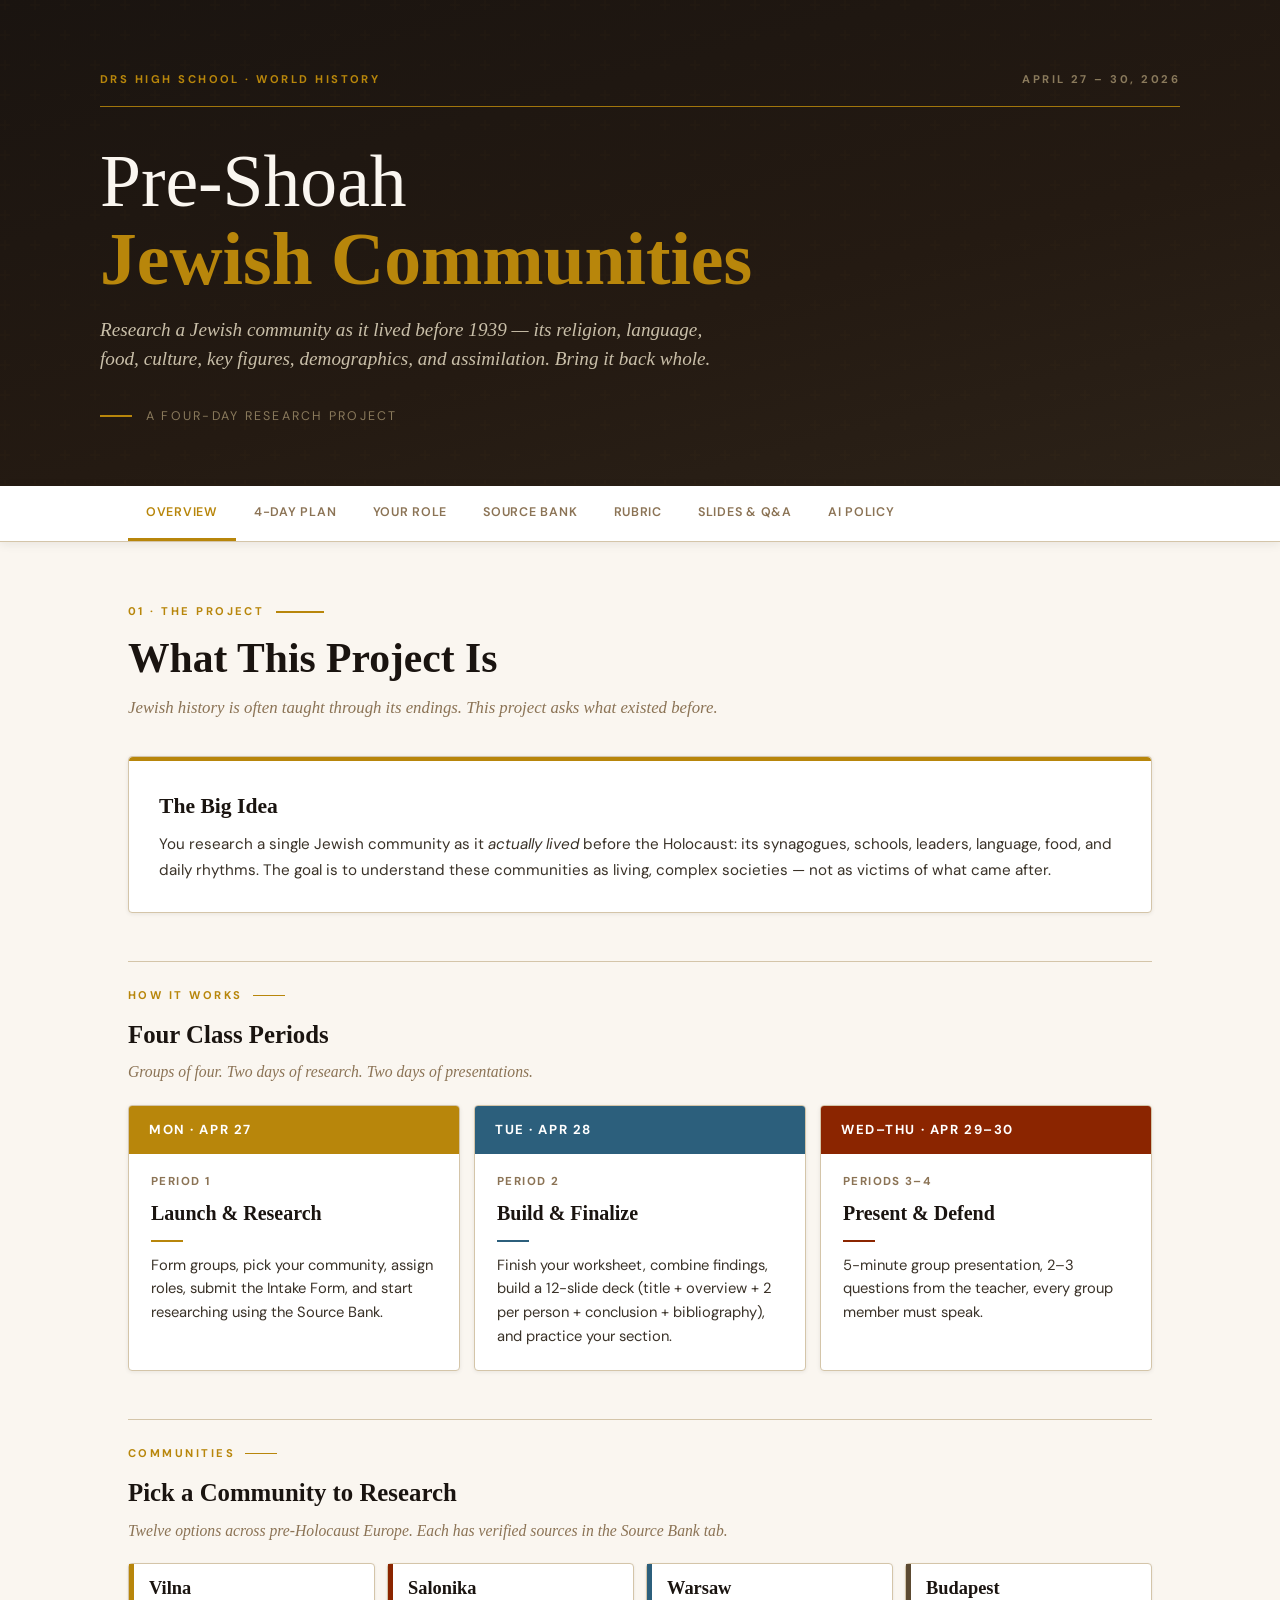
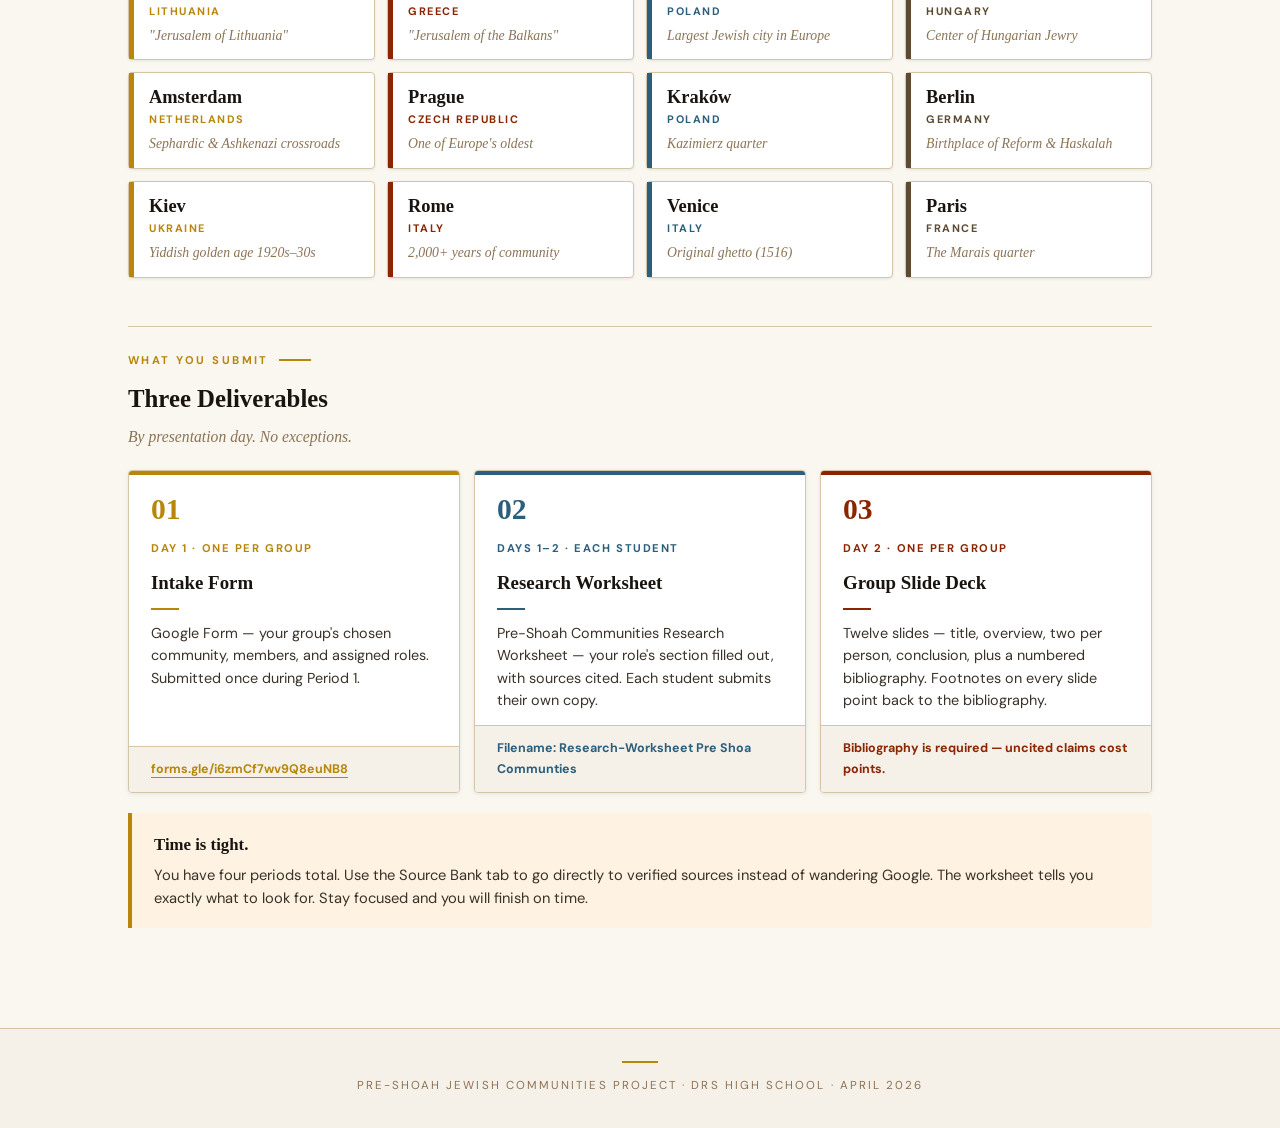
<file: preshoah.html>
<!DOCTYPE html>
<html lang="en">
<head>
<meta charset="UTF-8">
<meta name="viewport" content="width=device-width, initial-scale=1.0">
<title>Pre-Shoah Jewish Communities Research Project</title>
<link href="https://fonts.googleapis.com/css2?family=DM+Sans:wght@400;500;600;700&display=swap" rel="stylesheet">
<style>
:root{
  --ink:#1a1410;--cream:#faf6f0;--warm:#f5f0e8;--white:#ffffff;
  --gold:#b8860b;--brown:#5c4a32;--brown-lt:#8b7355;
  --accent:#8b2500;--blue:#2c5f7c;--green:#2d5a27;
  --border:#d4c5a9;--shadow:rgba(26,20,16,0.08);
  --serif:Georgia,'Times New Roman',serif;
  --sans:'DM Sans',-apple-system,system-ui,sans-serif;
}
*{margin:0;padding:0;box-sizing:border-box}
body{font-family:var(--sans);background:var(--cream);color:#2D2218;line-height:1.65;font-size:16px}
a{color:var(--blue);text-decoration:none}
a:hover{color:var(--gold)}

/* ── HERO ── */
.hero{background:linear-gradient(165deg,#1a1410 0%,#241a12 60%,#2c2218 100%);color:var(--cream);padding:70px 40px 60px;position:relative;overflow:hidden}
.hero::before{content:'';position:absolute;inset:0;background:url("data:image/svg+xml,%3Csvg width='60' height='60' viewBox='0 0 60 60' xmlns='http://www.w3.org/2000/svg'%3E%3Cg fill='%23b8860b' fill-opacity='0.04'%3E%3Cpath d='M36 34v-4h-2v4h-4v2h4v4h2v-4h4v-2h-4zm0-30V0h-2v4h-4v2h4v4h2V6h4V4h-4zM6 34v-4H4v4H0v2h4v4h2v-4h4v-2H6zM6 4V0H4v4H0v2h4v4h2V6h4V4H6z'/%3E%3C/g%3E%3C/svg%3E");opacity:.5}
.hero-inner{position:relative;max-width:1080px;margin:0 auto}
.hero-top{display:flex;justify-content:space-between;align-items:center;margin-bottom:18px}
.eyebrow{font-family:var(--sans);font-size:.7rem;font-weight:700;text-transform:uppercase;letter-spacing:.22em;color:var(--gold)}
.eyebrow.muted{color:#8a7a5c}
.hero-rule{height:1px;background:var(--gold);width:100%;margin:0 0 36px;opacity:.85}
.hero h1{font-family:var(--serif);font-size:clamp(2.4rem,7vw,4.6rem);font-weight:400;line-height:1.05;color:var(--cream);margin-bottom:6px}
.hero h1 strong{font-weight:700;color:var(--gold);display:block}
.hero .sub{font-family:var(--serif);font-style:italic;font-size:clamp(1rem,1.5vw,1.25rem);color:#c9bfa9;max-width:640px;margin:18px 0 32px;line-height:1.5}
.hero-foot{display:flex;align-items:center;gap:14px;margin-top:18px}
.hero-foot .bar{width:32px;height:2px;background:var(--gold)}
.hero-foot .label{font-family:var(--sans);font-size:.78rem;color:#8a7a5c;letter-spacing:.18em;text-transform:uppercase}

/* ── NAV ── */
.nav{background:var(--white);border-bottom:1px solid var(--border);position:sticky;top:0;z-index:100;box-shadow:0 2px 10px var(--shadow)}
.nav-inner{max-width:1080px;margin:0 auto;padding:0 28px;display:flex;overflow-x:auto;scrollbar-width:none}
.nav-inner::-webkit-scrollbar{display:none}
.nav-btn{background:none;border:none;padding:18px 18px;font-family:var(--sans);font-size:.78rem;font-weight:600;letter-spacing:.06em;text-transform:uppercase;color:var(--brown-lt);cursor:pointer;white-space:nowrap;border-bottom:3px solid transparent;transition:all .2s}
.nav-btn:hover{color:var(--ink)}
.nav-btn.active{color:var(--gold);border-bottom-color:var(--gold)}

/* ── MAIN / SECTIONS ── */
.main{max-width:1080px;margin:0 auto;padding:60px 28px 80px}
.sec{display:none;animation:fadeIn .3s ease}
.sec.active{display:block}
@keyframes fadeIn{from{opacity:0;transform:translateY(8px)}to{opacity:1;transform:none}}

/* Section header — eyebrow + gold rule + serif title + italic subtitle */
.sh{margin-bottom:36px}
.sh .eb{display:flex;align-items:center;gap:12px;margin-bottom:6px}
.sh .eb-rule{width:48px;height:2px;background:var(--gold);margin-top:1px}
.sh h2{font-family:var(--serif);font-size:clamp(1.8rem,3.5vw,2.6rem);font-weight:700;line-height:1.15;color:var(--ink);margin-bottom:12px;margin-top:14px}
.sh p{font-family:var(--serif);font-style:italic;font-size:1.05rem;color:var(--brown-lt);max-width:780px;line-height:1.5}

/* Subsection header (for stacked groups within a tab) */
.subh{margin:48px 0 20px;padding-top:24px;border-top:1px solid var(--border)}
.subh:first-child{border-top:none;padding-top:0;margin-top:0}
.subh .eb{display:flex;align-items:center;gap:10px;margin-bottom:6px}
.subh .eb-rule{width:32px;height:1.5px;background:var(--gold)}
.subh h3{font-family:var(--serif);font-size:1.55rem;font-weight:600;color:var(--ink);margin-top:10px}
.subh p{font-family:var(--serif);font-style:italic;font-size:.98rem;color:var(--brown-lt);margin-top:4px;max-width:720px}

/* ── CARDS ── */
.card{background:var(--white);border:1px solid var(--border);border-radius:4px;padding:28px 30px;margin-bottom:18px;box-shadow:0 1px 4px var(--shadow);position:relative}
.card.has-stripe{padding-top:32px}
.card.has-stripe::before{content:'';position:absolute;top:0;left:0;right:0;height:4px;background:var(--gold);border-radius:4px 4px 0 0}
.card.stripe-b::before{background:var(--blue)}.card.stripe-g::before{background:var(--green)}.card.stripe-a::before{background:var(--accent)}
.card h3{font-family:var(--serif);font-size:1.35rem;font-weight:600;color:var(--ink);margin-bottom:8px}
.card .lead{font-family:var(--serif);font-style:italic;color:var(--brown-lt);font-size:1.02rem;margin-bottom:14px}
.card p,.card li{font-size:.95rem;line-height:1.7;color:#3a3228}
.card ul,.card ol{padding-left:22px;margin-top:8px}
.card li{margin-bottom:6px}
.card a{border-bottom:1px solid currentColor}

/* Grid utilities */
.grid{display:grid;gap:14px;margin-top:14px}
.grid-3{grid-template-columns:repeat(3,1fr)}
.grid-4{grid-template-columns:repeat(4,1fr)}
.grid-2{grid-template-columns:repeat(2,1fr)}
.grid-12{grid-template-columns:repeat(4,1fr);gap:12px}

/* ── PHASE / DAY CARDS (4-day plan) ── */
.phase{background:var(--white);border:1px solid var(--border);border-radius:4px;overflow:hidden;box-shadow:0 1px 4px var(--shadow);display:flex;flex-direction:column}
.phase .top{padding:13px 20px;color:var(--white);font-family:var(--sans);font-size:.82rem;font-weight:700;letter-spacing:.12em;text-transform:uppercase;background:var(--gold)}
.phase.p2 .top{background:var(--blue)}.phase.p3 .top{background:var(--accent)}
.phase .body{padding:18px 22px 22px}
.phase .phase-lbl{font-family:var(--sans);font-size:.72rem;font-weight:700;letter-spacing:.12em;text-transform:uppercase;color:var(--brown-lt);margin-bottom:6px}
.phase h4{font-family:var(--serif);font-size:1.25rem;font-weight:600;color:var(--ink);margin-bottom:10px}
.phase .dvd{width:32px;height:2px;background:var(--gold);margin-bottom:12px}
.phase.p2 .dvd{background:var(--blue)}.phase.p3 .dvd{background:var(--accent)}
.phase ul{padding-left:20px;margin:0}
.phase li{font-size:.9rem;color:#3a3228;line-height:1.55;margin-bottom:4px}
.phase p{font-size:.92rem;color:#3a3228;line-height:1.6}

/* ── ROLE CARDS ── */
.role-card{background:var(--white);border:1px solid var(--border);border-radius:4px;padding:24px 18px 20px;text-align:center;position:relative;box-shadow:0 1px 4px var(--shadow)}
.role-card::before{content:'';position:absolute;top:0;left:0;right:0;height:4px;background:var(--gold);border-radius:4px 4px 0 0}
.role-card.rc-b::before{background:var(--blue)}.role-card.rc-g::before{background:var(--green)}.role-card.rc-a::before{background:var(--accent)}
.role-card .num{display:inline-flex;align-items:center;justify-content:center;width:36px;height:36px;border-radius:50%;background:var(--gold);color:var(--white);font-family:var(--serif);font-weight:700;font-size:1.05rem;margin:6px 0 12px}
.role-card.rc-b .num{background:var(--blue)}.role-card.rc-g .num{background:var(--green)}.role-card.rc-a .num{background:var(--accent)}
.role-card h4{font-family:var(--serif);font-size:1.1rem;font-weight:600;color:var(--ink);margin-bottom:10px;min-height:2.6em;display:flex;align-items:flex-start;justify-content:center}
.role-card .dvd{width:28px;height:2px;background:var(--gold);margin:0 auto 12px}
.role-card.rc-b .dvd{background:var(--blue)}.role-card.rc-g .dvd{background:var(--green)}.role-card.rc-a .dvd{background:var(--accent)}
.role-card ul{list-style:none;padding:0;margin:0;text-align:left}
.role-card li{font-size:.84rem;color:#3a3228;padding-left:16px;position:relative;margin-bottom:5px;line-height:1.45}
.role-card li::before{content:'';position:absolute;left:0;top:9px;width:7px;height:7px;background:var(--brown-lt);border-radius:1px}

/* ── COMMUNITY CARDS (compact, left stripe) ── */
.comm-card{background:var(--white);border:1px solid var(--border);border-radius:4px;padding:14px 16px 14px 20px;position:relative;box-shadow:0 1px 3px var(--shadow)}
.comm-card::before{content:'';position:absolute;top:0;left:0;bottom:0;width:5px;background:var(--gold)}
.comm-card.cc-a::before{background:var(--accent)}.comm-card.cc-b::before{background:var(--blue)}.comm-card.cc-r::before{background:var(--brown)}
.comm-card .city{font-family:var(--serif);font-size:1.15rem;font-weight:700;color:var(--ink);line-height:1.1;margin-bottom:4px}
.comm-card .country{font-family:var(--sans);font-size:.68rem;font-weight:700;letter-spacing:.14em;text-transform:uppercase;color:var(--gold);margin-bottom:6px}
.comm-card.cc-a .country{color:var(--accent)}.comm-card.cc-b .country{color:var(--blue)}.comm-card.cc-r .country{color:var(--brown)}
.comm-card .epithet{font-family:var(--serif);font-style:italic;font-size:.86rem;color:var(--brown-lt);line-height:1.35}

/* ── DELIVERABLE CARDS ── */
.deliv-card{background:var(--white);border:1px solid var(--border);border-radius:4px;display:flex;flex-direction:column;position:relative;box-shadow:0 1px 4px var(--shadow);overflow:hidden}
.deliv-card::before{content:'';position:absolute;top:0;left:0;right:0;height:4px;background:var(--gold)}
.deliv-card.dc-b::before{background:var(--blue)}.deliv-card.dc-a::before{background:var(--accent)}
.deliv-card .body{padding:24px 22px 14px;flex:1}
.deliv-card .num{font-family:var(--serif);font-size:1.85rem;font-weight:700;color:var(--gold);line-height:1;margin-bottom:14px}
.deliv-card.dc-b .num{color:var(--blue)}.deliv-card.dc-a .num{color:var(--accent)}
.deliv-card .kicker{font-family:var(--sans);font-size:.7rem;font-weight:700;letter-spacing:.14em;text-transform:uppercase;color:var(--gold);margin-bottom:10px}
.deliv-card.dc-b .kicker{color:var(--blue)}.deliv-card.dc-a .kicker{color:var(--accent)}
.deliv-card h4{font-family:var(--serif);font-size:1.18rem;font-weight:700;color:var(--ink);margin-bottom:10px}
.deliv-card .dvd{width:28px;height:2px;background:var(--gold);margin-bottom:12px}
.deliv-card.dc-b .dvd{background:var(--blue)}.deliv-card.dc-a .dvd{background:var(--accent)}
.deliv-card .desc{font-size:.9rem;color:#3a3228;line-height:1.55}
.deliv-card .foot{padding:12px 22px;background:var(--warm);font-family:var(--sans);font-size:.78rem;font-weight:700;color:var(--gold);border-top:1px solid var(--border)}
.deliv-card.dc-b .foot{color:var(--blue)}.deliv-card.dc-a .foot{color:var(--accent)}
.deliv-card .foot a{color:inherit;border-bottom:1px solid currentColor}

/* ── TIPS / CALLOUTS ── */
.tip{background:#e8f0f5;border-left:4px solid var(--blue);padding:18px 22px;border-radius:0 4px 4px 0;margin:20px 0}
.tip.warn{background:#fef3e2;border-left-color:var(--gold)}
.tip.danger{background:#fde8e4;border-left-color:var(--accent)}
.tip strong{display:block;font-family:var(--serif);font-size:1.05rem;font-weight:700;color:var(--ink);margin-bottom:6px}
.tip p{font-size:.92rem;color:#3a3228;line-height:1.55;margin:0}

/* ── RUBRIC ROWS ── */
.rubric{background:var(--white);border:1px solid var(--border);border-radius:4px;overflow:hidden;box-shadow:0 1px 4px var(--shadow)}
.rubric-row{display:grid;grid-template-columns:90px 1fr 2.2fr;align-items:center;gap:18px;padding:18px 22px;border-bottom:1px solid var(--border)}
.rubric-row:last-child{border-bottom:none}
.rubric-row:nth-child(even){background:#fdfbf7}
.rubric-row .pts{font-family:var(--serif);font-size:1.85rem;font-weight:700;color:var(--gold);line-height:1;display:flex;align-items:baseline;gap:6px}
.rubric.indiv .rubric-row .pts{color:var(--accent)}
.rubric-row .pts span{font-family:var(--sans);font-size:.62rem;font-weight:700;letter-spacing:.12em;color:var(--brown-lt);text-transform:uppercase}
.rubric-row .cat{font-family:var(--serif);font-size:1.05rem;font-weight:700;color:var(--ink)}
.rubric-row .desc{font-size:.92rem;color:#3a3228;line-height:1.55}

/* ── SOURCE LIST ── */
.sources-block{background:var(--white);border:1px solid var(--border);border-radius:4px;padding:24px 28px;margin-bottom:18px;box-shadow:0 1px 4px var(--shadow)}
.sources-block.has-stripe{position:relative;padding-top:30px}
.sources-block.has-stripe::before{content:'';position:absolute;top:0;left:0;right:0;height:4px;background:var(--gold);border-radius:4px 4px 0 0}
.sources-block .country-tag{font-family:var(--sans);font-size:.7rem;font-weight:700;letter-spacing:.14em;text-transform:uppercase;color:var(--gold);margin-bottom:4px}
.sources-block h4{font-family:var(--serif);font-size:1.3rem;font-weight:700;color:var(--ink);margin-bottom:14px;padding-bottom:10px;border-bottom:1px solid var(--border)}
.source-item{margin-bottom:10px;font-size:.9rem;line-height:1.55;color:#3a3228}
.source-item:last-child{margin-bottom:0}
.source-item strong{font-family:var(--serif);font-weight:700;color:var(--ink);font-size:.95rem}
.source-item em{color:var(--brown-lt);font-style:italic;font-size:.85rem}
.source-item a{color:var(--blue);border-bottom:1px dotted var(--blue);word-break:break-all}

/* ── SLIDE STRUCTURE ROWS (slides+q&a tab) ── */
.slide-spec{background:var(--white);border:1px solid var(--border);border-radius:4px;overflow:hidden;box-shadow:0 1px 4px var(--shadow);margin-bottom:18px}
.slide-spec-row{display:grid;grid-template-columns:60px 1.6fr 3fr;gap:16px;padding:12px 22px;border-bottom:1px solid var(--border);align-items:center}
.slide-spec-row:last-child{border-bottom:none}
.slide-spec-row.bib{background:#fdf3ee}
.slide-spec-row .n{font-family:var(--serif);font-size:1.25rem;font-weight:700;color:var(--gold)}
.slide-spec-row.bib .n{color:var(--accent)}
.slide-spec-row .t{font-family:var(--serif);font-size:1.02rem;font-weight:700;color:var(--ink)}
.slide-spec-row .d{font-family:var(--serif);font-style:italic;font-size:.92rem;color:var(--brown-lt)}
.slide-spec-row.bib .d{font-style:normal;font-weight:700;color:var(--accent)}
.slide-spec-row .byline{display:inline-block;font-family:var(--sans);font-size:.62rem;font-weight:700;letter-spacing:.1em;text-transform:uppercase;color:var(--brown-lt);margin-left:8px;padding:2px 8px;background:var(--warm);border-radius:2px;vertical-align:middle}
.slide-spec-row .byline-y{color:var(--gold);background:#fdf3df}
.slide-spec-row .byline-b{color:var(--blue);background:#e8f0f5}
.slide-spec-row .byline-g{color:var(--green);background:#e8f2e6}
.slide-spec-row .byline-a{color:var(--accent);background:#fde8e4}

/* ── CITATION EXAMPLE (mock-slide pair) ── */
.cite-example{display:grid;grid-template-columns:1fr 1fr;gap:14px;margin:18px 0}
.cite-slide,.cite-bib{background:var(--white);border:1px solid var(--border);border-radius:4px;overflow:hidden;box-shadow:0 1px 4px var(--shadow);position:relative}
.cite-slide::before{content:'';position:absolute;top:0;left:0;right:0;height:4px;background:var(--blue)}
.cite-bib::before{content:'';position:absolute;top:0;left:0;right:0;height:4px;background:var(--accent)}
.cite-slide-tag{font-family:var(--sans);font-size:.7rem;font-weight:700;letter-spacing:.14em;text-transform:uppercase;color:var(--brown-lt);padding:14px 22px 4px}
.cite-slide-body{padding:6px 22px 22px;font-size:.93rem;line-height:1.6;color:#3a3228;font-family:var(--serif)}
.cite-slide-body p{font-size:.95rem}
.cite-slide-body strong{color:var(--ink)}
.fn{font-size:.7em;font-weight:700;color:var(--accent);vertical-align:super;margin-left:2px}
.cite-bib-list{list-style:none;padding:0;margin:0;font-family:var(--sans);font-size:.88rem;line-height:1.6}
.cite-bib-list li{padding-left:28px;position:relative;margin-bottom:8px;color:#3a3228}
.cite-bib-list .fn-mark{position:absolute;left:0;top:0;font-weight:700;color:var(--accent);font-family:var(--serif)}
@media(max-width:880px){.cite-example{grid-template-columns:1fr}}

/* ── AI POLICY COLUMNS ── */
.ai-cols{display:grid;grid-template-columns:1fr 1fr;gap:16px;margin-top:14px}
.ai-col{background:var(--white);border:1px solid var(--border);border-radius:4px;padding:24px 26px;position:relative;box-shadow:0 1px 4px var(--shadow)}
.ai-col::before{content:'';position:absolute;top:0;left:0;bottom:0;width:5px;background:var(--green);border-radius:4px 0 0 4px}
.ai-col.ai-no::before{background:var(--accent)}
.ai-col .label{font-family:var(--sans);font-size:.74rem;font-weight:700;letter-spacing:.16em;text-transform:uppercase;color:var(--green);margin-bottom:8px}
.ai-col.ai-no .label{color:var(--accent)}
.ai-col h3{font-family:var(--serif);font-size:1.3rem;font-weight:700;color:var(--ink);margin-bottom:14px}
.ai-col ul{list-style:none;padding:0;margin:0}
.ai-col li{font-size:.92rem;color:#3a3228;padding-left:18px;position:relative;margin-bottom:8px;line-height:1.55}
.ai-col li::before{content:'';position:absolute;left:0;top:9px;width:8px;height:8px;background:var(--green);border-radius:1px}
.ai-col.ai-no li::before{background:var(--accent)}

/* ── FOOTER ── */
.footer{text-align:center;padding:32px 16px;font-size:.78rem;color:var(--brown-lt);border-top:1px solid var(--border);background:var(--warm)}
.footer-rule{display:block;width:36px;height:2px;background:var(--gold);margin:0 auto 12px}
.footer .label{font-family:var(--sans);letter-spacing:.18em;text-transform:uppercase;font-size:.72rem}

/* ── RESPONSIVE ── */
@media(max-width:880px){
  .grid-3,.grid-4,.grid-12{grid-template-columns:repeat(2,1fr)}
  .ai-cols{grid-template-columns:1fr}
}
@media(max-width:560px){
  .hero{padding:48px 22px 40px}
  .hero-top{flex-direction:column;align-items:flex-start;gap:8px}
  .nav-inner{padding:0 14px}
  .nav-btn{padding:14px 12px;font-size:.7rem}
  .main{padding:36px 18px 60px}
  .grid-3,.grid-4,.grid-12{grid-template-columns:1fr}
  .rubric-row{grid-template-columns:70px 1fr;gap:12px}
  .rubric-row .desc{grid-column:1/-1;padding-top:4px}
  .slide-spec-row{grid-template-columns:40px 1fr;gap:10px}
  .slide-spec-row .d{grid-column:1/-1;padding-top:2px}
}
</style>
</head>
<body>

<!-- ═══════════════ HERO ═══════════════ -->
<div class="hero">
<div class="hero-inner">
  <div class="hero-top">
    <span class="eyebrow">DRS High School &middot; World History</span>
    <span class="eyebrow muted">April 27 &ndash; 30, 2026</span>
  </div>
  <div class="hero-rule"></div>
  <h1>Pre-Shoah <strong>Jewish Communities</strong></h1>
  <p class="sub">Research a Jewish community as it lived before 1939 &mdash; its religion, language, food, culture, key figures, demographics, and assimilation. Bring it back whole.</p>
  <div class="hero-foot">
    <span class="bar"></span>
    <span class="label">A four-day research project</span>
  </div>
</div>
</div>

<!-- ═══════════════ NAV ═══════════════ -->
<div class="nav">
<div class="nav-inner">
  <button class="nav-btn active" onclick="go('overview',this)">Overview</button>
  <button class="nav-btn" onclick="go('timeline',this)">4-Day Plan</button>
  <button class="nav-btn" onclick="go('roles',this)">Your Role</button>
  <button class="nav-btn" onclick="go('sources',this)">Source Bank</button>
  <button class="nav-btn" onclick="go('rubric',this)">Rubric</button>
  <button class="nav-btn" onclick="go('slides',this)">Slides &amp; Q&amp;A</button>
  <button class="nav-btn" onclick="go('ai',this)">AI Policy</button>
</div>
</div>

<!-- ═══════════════ MAIN ═══════════════ -->
<div class="main">

<!-- ── OVERVIEW ── -->
<div id="overview" class="sec active">
  <div class="sh">
    <div class="eb"><span class="eyebrow">01 &middot; The Project</span><span class="eb-rule"></span></div>
    <h2>What This Project Is</h2>
    <p>Jewish history is often taught through its endings. This project asks what existed before.</p>
  </div>

  <div class="card has-stripe">
    <h3>The Big Idea</h3>
    <p>You research a single Jewish community as it <em>actually lived</em> before the Holocaust: its synagogues, schools, leaders, language, food, and daily rhythms. The goal is to understand these communities as living, complex societies &mdash; not as victims of what came after.</p>
  </div>

  <div class="subh">
    <div class="eb"><span class="eyebrow">How It Works</span><span class="eb-rule"></span></div>
    <h3>Four Class Periods</h3>
    <p>Groups of four. Two days of research. Two days of presentations.</p>
  </div>
  <div class="grid grid-3">
    <div class="phase p1">
      <div class="top">Mon &middot; Apr 27</div>
      <div class="body">
        <div class="phase-lbl">Period 1</div>
        <h4>Launch &amp; Research</h4>
        <div class="dvd"></div>
        <p>Form groups, pick your community, assign roles, submit the Intake Form, and start researching using the Source Bank.</p>
      </div>
    </div>
    <div class="phase p2">
      <div class="top">Tue &middot; Apr 28</div>
      <div class="body">
        <div class="phase-lbl">Period 2</div>
        <h4>Build &amp; Finalize</h4>
        <div class="dvd"></div>
        <p>Finish your worksheet, combine findings, build a 12-slide deck (title + overview + 2 per person + conclusion + bibliography), and practice your section.</p>
      </div>
    </div>
    <div class="phase p3">
      <div class="top">Wed&ndash;Thu &middot; Apr 29&ndash;30</div>
      <div class="body">
        <div class="phase-lbl">Periods 3&ndash;4</div>
        <h4>Present &amp; Defend</h4>
        <div class="dvd"></div>
        <p>5-minute group presentation, 2&ndash;3 questions from the teacher, every group member must speak.</p>
      </div>
    </div>
  </div>

  <div class="subh">
    <div class="eb"><span class="eyebrow">Communities</span><span class="eb-rule"></span></div>
    <h3>Pick a Community to Research</h3>
    <p>Twelve options across pre-Holocaust Europe. Each has verified sources in the Source Bank tab.</p>
  </div>
  <div class="grid grid-12">
    <div class="comm-card"><div class="city">Vilna</div><div class="country">Lithuania</div><div class="epithet">"Jerusalem of Lithuania"</div></div>
    <div class="comm-card cc-a"><div class="city">Salonika</div><div class="country">Greece</div><div class="epithet">"Jerusalem of the Balkans"</div></div>
    <div class="comm-card cc-b"><div class="city">Warsaw</div><div class="country">Poland</div><div class="epithet">Largest Jewish city in Europe</div></div>
    <div class="comm-card cc-r"><div class="city">Budapest</div><div class="country">Hungary</div><div class="epithet">Center of Hungarian Jewry</div></div>
    <div class="comm-card"><div class="city">Amsterdam</div><div class="country">Netherlands</div><div class="epithet">Sephardic &amp; Ashkenazi crossroads</div></div>
    <div class="comm-card cc-a"><div class="city">Prague</div><div class="country">Czech Republic</div><div class="epithet">One of Europe's oldest</div></div>
    <div class="comm-card cc-b"><div class="city">Kraków</div><div class="country">Poland</div><div class="epithet">Kazimierz quarter</div></div>
    <div class="comm-card cc-r"><div class="city">Berlin</div><div class="country">Germany</div><div class="epithet">Birthplace of Reform &amp; Haskalah</div></div>
    <div class="comm-card"><div class="city">Kiev</div><div class="country">Ukraine</div><div class="epithet">Yiddish golden age 1920s&ndash;30s</div></div>
    <div class="comm-card cc-a"><div class="city">Rome</div><div class="country">Italy</div><div class="epithet">2,000+ years of community</div></div>
    <div class="comm-card cc-b"><div class="city">Venice</div><div class="country">Italy</div><div class="epithet">Original ghetto (1516)</div></div>
    <div class="comm-card cc-r"><div class="city">Paris</div><div class="country">France</div><div class="epithet">The Marais quarter</div></div>
  </div>

  <div class="subh">
    <div class="eb"><span class="eyebrow">What You Submit</span><span class="eb-rule"></span></div>
    <h3>Three Deliverables</h3>
    <p>By presentation day. No exceptions.</p>
  </div>
  <div class="grid grid-3">
    <div class="deliv-card">
      <div class="body">
        <div class="num">01</div>
        <div class="kicker">Day 1 &middot; One per group</div>
        <h4>Intake Form</h4>
        <div class="dvd"></div>
        <p class="desc">Google Form &mdash; your group's chosen community, members, and assigned roles. Submitted once during Period 1.</p>
      </div>
      <div class="foot"><a href="https://forms.gle/i6zmCf7wv9Q8euNB8" target="_blank">forms.gle/i6zmCf7wv9Q8euNB8</a></div>
    </div>
    <div class="deliv-card dc-b">
      <div class="body">
        <div class="num">02</div>
        <div class="kicker">Days 1&ndash;2 &middot; Each student</div>
        <h4>Research Worksheet</h4>
        <div class="dvd"></div>
        <p class="desc">Pre-Shoah Communities Research Worksheet &mdash; your role's section filled out, with sources cited. Each student submits their own copy.</p>
      </div>
      <div class="foot">Filename: Research-Worksheet Pre Shoa Communties</div>
    </div>
    <div class="deliv-card dc-a">
      <div class="body">
        <div class="num">03</div>
        <div class="kicker">Day 2 &middot; One per group</div>
        <h4>Group Slide Deck</h4>
        <div class="dvd"></div>
        <p class="desc">Twelve slides &mdash; title, overview, two per person, conclusion, plus a numbered bibliography. Footnotes on every slide point back to the bibliography.</p>
      </div>
      <div class="foot">Bibliography is required &mdash; uncited claims cost points.</div>
    </div>
  </div>

  <div class="tip warn">
    <strong>Time is tight.</strong>
    <p>You have four periods total. Use the Source Bank tab to go directly to verified sources instead of wandering Google. The worksheet tells you exactly what to look for. Stay focused and you will finish on time.</p>
  </div>
</div>

<!-- ── 4-DAY PLAN ── -->
<div id="timeline" class="sec">
  <div class="sh">
    <div class="eb"><span class="eyebrow">02 &middot; Timeline</span><span class="eb-rule"></span></div>
    <h2>The 4-Day Plan</h2>
    <p>Here is exactly what happens each period. April 27 &ndash; 30, four consecutive class days.</p>
  </div>

  <div class="grid grid-3">
    <div class="phase p1">
      <div class="top">Mon &middot; Apr 27</div>
      <div class="body">
        <div class="phase-lbl">Period 1</div>
        <h4>Launch &amp; Research</h4>
        <div class="dvd"></div>
        <ul>
          <li>Form groups of 4</li>
          <li>Pick your community</li>
          <li>Assign roles (one per person)</li>
          <li>Submit the Intake Form (Google Form, one per group)</li>
          <li>Start researching using the Source Bank</li>
          <li>Begin the Research Worksheet</li>
        </ul>
      </div>
    </div>
    <div class="phase p2">
      <div class="top">Tue &middot; Apr 28</div>
      <div class="body">
        <div class="phase-lbl">Period 2</div>
        <h4>Build &amp; Finalize</h4>
        <div class="dvd"></div>
        <ul>
          <li>Finish your Research Worksheet</li>
          <li>Share findings with your group</li>
          <li>Build your 12-slide deck (title + overview + 2 per person + conclusion + bibliography)</li>
          <li>Visual Specialist checks consistency</li>
          <li>Practice your section</li>
        </ul>
      </div>
    </div>
    <div class="phase p3">
      <div class="top">Wed&ndash;Thu &middot; Apr 29&ndash;30</div>
      <div class="body">
        <div class="phase-lbl">Periods 3&ndash;4</div>
        <h4>Present &amp; Defend</h4>
        <div class="dvd"></div>
        <ul>
          <li>Submit slides and worksheets</li>
          <li>5-minute group presentation</li>
          <li>2&ndash;3 quick questions from teacher</li>
          <li>Every group member must speak</li>
        </ul>
      </div>
    </div>
  </div>

  <div class="tip">
    <strong>Period 1 is your only dedicated research period.</strong>
    <p>If you do not finish your Research Worksheet in Period 1, you need to complete it before Period 2. Do not show up to Period 2 without your research done.</p>
  </div>
</div>

<!-- ── ROLES ── -->
<div id="roles" class="sec">
  <div class="sh">
    <div class="eb"><span class="eyebrow">03 &middot; Roles</span><span class="eb-rule"></span></div>
    <h2>Your 4 Research Roles</h2>
    <p>Each person takes one role and becomes the group expert on that topic.</p>
  </div>

  <div class="grid grid-4">
    <div class="role-card">
      <div class="num">1</div>
      <h4>Society &amp; Culture</h4>
      <div class="dvd"></div>
      <ul>
        <li>Religion &amp; synagogues</li>
        <li>Schools &amp; yeshivot</li>
        <li>Language (Yiddish, Ladino, Hebrew)</li>
        <li>Food &amp; cultural traditions</li>
        <li>Community organizations</li>
      </ul>
    </div>
    <div class="role-card rc-b">
      <div class="num">2</div>
      <h4>Historical Context</h4>
      <div class="dvd"></div>
      <ul>
        <li>Population demographics</li>
        <li>Assimilation &amp; neighbor relations</li>
        <li>Political environment</li>
        <li>Economic conditions</li>
        <li>Major events &amp; migrations</li>
      </ul>
    </div>
    <div class="role-card rc-g">
      <div class="num">3</div>
      <h4>Key Figures</h4>
      <div class="dvd"></div>
      <ul>
        <li>Rabbis &amp; religious leaders</li>
        <li>Intellectuals &amp; scholars</li>
        <li>Writers, artists, organizers</li>
        <li>Influential families</li>
        <li>Lasting impact</li>
      </ul>
    </div>
    <div class="role-card rc-a">
      <div class="num">4</div>
      <h4>Visual &amp; Geographic</h4>
      <div class="dvd"></div>
      <ul>
        <li>Where exactly in the country</li>
        <li>Layout of the Jewish quarter</li>
        <li>Maps of the community</li>
        <li>Historical photos</li>
        <li>Slide design consistency</li>
      </ul>
    </div>
  </div>

  <div class="card has-stripe" style="margin-top:24px">
    <h3>Your Responsibilities</h3>
    <ul>
      <li>Find <strong>at least 2 credible sources</strong> on your topic (use the Source Bank)</li>
      <li>Fill out your section of the <strong>Research Worksheet</strong></li>
      <li>Build <strong>2 slides</strong> for your section of the presentation</li>
      <li>Be ready to <strong>answer questions</strong> about your research in your own words</li>
    </ul>
  </div>
</div>

<!-- ── SOURCE BANK ── -->
<div id="sources" class="sec">
  <div class="sh">
    <div class="eb"><span class="eyebrow">04 &middot; Sources</span><span class="eb-rule"></span></div>
    <h2>Source Bank</h2>
    <p>Twelve communities with verified, scholarly, English-language sources. Skip Google &mdash; start here.</p>
  </div>

  <div class="tip warn">
    <strong>How to use this.</strong>
    <p>Pick your community, then open the links below. Each source is labeled by what kind of information it has and which role it best serves. Every role should find what they need from 2&ndash;3 of these links.</p>
  </div>

  <div class="sources-block has-stripe">
    <div class="country-tag">Universal &middot; Any Community</div>
    <h4>Works for Any Community</h4>
    <div class="source-item"><strong>YIVO Encyclopedia of Jews in Eastern Europe</strong> &mdash; Scholarly articles on most Eastern European communities. Search by city name.<br><a href="https://yivoencyclopedia.org" target="_blank">yivoencyclopedia.org</a></div>
    <div class="source-item"><strong>Yad Vashem Community Pages</strong> &mdash; Community histories with photos and maps.<br><a href="https://www.yadvashem.org/communities.html" target="_blank">yadvashem.org/communities</a></div>
    <div class="source-item"><strong>USHMM Holocaust Encyclopedia</strong> &mdash; Historical overviews with context on political and economic conditions.<br><a href="https://encyclopedia.ushmm.org" target="_blank">encyclopedia.ushmm.org</a></div>
    <div class="source-item"><strong>Jewish Virtual Library</strong> &mdash; Good overviews of communities, leaders, and institutions.<br><a href="https://www.jewishvirtuallibrary.org" target="_blank">jewishvirtuallibrary.org</a></div>
    <div class="source-item"><strong>JewishGen Communities Database</strong> &mdash; Population data, maps, and Yizkor book references.<br><a href="https://www.jewishgen.org/Communities/" target="_blank">jewishgen.org/Communities</a></div>
  </div>

  <div class="sources-block has-stripe">
    <div class="country-tag">Lithuania</div>
    <h4>Vilna (Vilnius)</h4>
    <div class="source-item"><strong>YIVO Encyclopedia: Vilnius</strong> &mdash; Full scholarly article covering history, institutions, population, culture, politics, key figures. <em>Good for all roles.</em><br><a href="https://yivoencyclopedia.org/article.aspx/Vilnius" target="_blank">yivoencyclopedia.org/article.aspx/Vilnius</a></div>
    <div class="source-item"><strong>Yad Vashem: Story of the Jewish Community of Vilna</strong> &mdash; Overview with photos, maps, cultural and religious life. <em>Society &amp; Culture, Visual.</em><br><a href="https://www.yadvashem.org/vilna/" target="_blank">yadvashem.org/vilna</a></div>
    <div class="source-item"><strong>YIVO Online Museum: Beba Epstein Exhibit</strong> &mdash; "The Extraordinary Life of an Ordinary Girl" &mdash; photos and documents from a Vilna girl's life in the 1930s. Excellent for visualizing pre-war daily life. <em>Visual &amp; Geographic, Society &amp; Culture.</em><br><a href="https://museum.yivo.org/exhibitions/beba-epstein" target="_blank">museum.yivo.org/exhibitions/beba-epstein</a></div>
    <div class="source-item"><strong>Yad Vashem: Vilna Interwar Culture</strong> &mdash; YIVO founding, Yiddish culture, schools, intellectual life. <em>Society &amp; Culture, Key Figures.</em><br><a href="https://www.yadvashem.org/vilna/interwar-period/culture/yivo.html" target="_blank">yadvashem.org/vilna/interwar-period/culture</a></div>
  </div>

  <div class="sources-block has-stripe">
    <div class="country-tag">Greece</div>
    <h4>Salonika (Thessaloniki)</h4>
    <div class="source-item"><strong>USHMM: Salonika</strong> &mdash; Overview of the community, size, institutions, and what happened under occupation. <em>Historical Context.</em><br><a href="https://encyclopedia.ushmm.org/content/en/article/salonika" target="_blank">encyclopedia.ushmm.org/content/en/article/salonika</a></div>
    <div class="source-item"><strong>Aish.com: Jewish History of Thessaloniki</strong> &mdash; Detailed history from ancient times through the Sephardic golden age, schools, rabbis, and institutions. <em>All roles.</em><br><a href="https://aish.com/jewish-history-of-thessaloniki-salonika/" target="_blank">aish.com/jewish-history-of-thessaloniki-salonika</a></div>
    <div class="source-item"><strong>Jewish Virtual Library: Salonika</strong> &mdash; Population data, economic life, cultural overview. <em>Historical Context, Society &amp; Culture.</em><br><a href="https://www.jewishvirtuallibrary.org/salonika" target="_blank">jewishvirtuallibrary.org/salonika</a></div>
  </div>

  <div class="sources-block has-stripe">
    <div class="country-tag">Poland</div>
    <h4>Warsaw</h4>
    <div class="source-item"><strong>YIVO Encyclopedia: Warsaw</strong> &mdash; Comprehensive article on Jewish Warsaw: politics, culture, Yiddish press, education, movements. <em>All roles.</em><br><a href="https://yivoencyclopedia.org/article.aspx/Warsaw" target="_blank">yivoencyclopedia.org/article.aspx/Warsaw</a></div>
    <div class="source-item"><strong>POLIN Museum: Warsaw (Virtual Shtetl)</strong> &mdash; Direct entry on Warsaw's Jewish community: history, demographics, neighborhoods, photos. <em>Visual &amp; Geographic, Society &amp; Culture.</em><br><a href="https://sztetl.org.pl/en/towns/w/18-warsaw" target="_blank">sztetl.org.pl/en/towns/w/18-warsaw</a></div>
    <div class="source-item"><strong>Yiddish Book Center: Jewish Warsaw</strong> &mdash; Oral histories and cultural context of prewar Warsaw. <em>Society &amp; Culture, Key Figures.</em><br><a href="https://www.yiddishbookcenter.org/language-literature-culture/wexler-oral-history-project-films-features-news/features/jewish-1" target="_blank">yiddishbookcenter.org (Warsaw feature)</a></div>
  </div>

  <div class="sources-block has-stripe">
    <div class="country-tag">Hungary</div>
    <h4>Budapest</h4>
    <div class="source-item"><strong>YIVO Encyclopedia: Budapest</strong> &mdash; Jewish intellectual and business life, assimilation, religious institutions, politics. <em>All roles.</em><br><a href="https://yivoencyclopedia.org/article.aspx/Budapest" target="_blank">yivoencyclopedia.org/article.aspx/Budapest</a></div>
    <div class="source-item"><strong>YIVO Encyclopedia: Hungary</strong> &mdash; Three-part article. Read "Hungary before 1918" for early history and "Hungary from 1918 to 1945" for interwar Jewish life and political context. <em>Historical Context, Key Figures.</em><br><a href="https://encyclopedia.yivo.org/article.aspx/Hungary" target="_blank">encyclopedia.yivo.org/article.aspx/Hungary</a></div>
    <div class="source-item"><strong>Jewish Virtual Library: Budapest</strong> &mdash; Overview of the community, synagogues, demographics. <em>Society &amp; Culture, Visual.</em><br><a href="https://www.jewishvirtuallibrary.org/budapest" target="_blank">jewishvirtuallibrary.org/budapest</a></div>
  </div>

  <div class="sources-block has-stripe">
    <div class="country-tag">Netherlands</div>
    <h4>Amsterdam</h4>
    <div class="source-item"><strong>USHMM: The Netherlands</strong> &mdash; Historical context, Jewish community structure, and wartime events. <em>Historical Context.</em><br><a href="https://encyclopedia.ushmm.org/content/en/article/the-netherlands" target="_blank">encyclopedia.ushmm.org (Netherlands)</a></div>
    <div class="source-item"><strong>Jewish Virtual Library: Amsterdam</strong> &mdash; Sephardic and Ashkenazi communities, Portuguese Synagogue, cultural life. <em>Society &amp; Culture, Key Figures.</em><br><a href="https://www.jewishvirtuallibrary.org/amsterdam" target="_blank">jewishvirtuallibrary.org/amsterdam</a></div>
  </div>

  <div class="sources-block has-stripe">
    <div class="country-tag">Czech Republic</div>
    <h4>Prague</h4>
    <div class="source-item"><strong>YIVO Encyclopedia: Prague</strong> &mdash; History of one of Europe's oldest Jewish communities, the Maharal, Altneuschul. <em>All roles.</em><br><a href="https://yivoencyclopedia.org/article.aspx/Prague" target="_blank">yivoencyclopedia.org/article.aspx/Prague</a></div>
    <div class="source-item"><strong>Jewish Virtual Library: Prague</strong> &mdash; Demographics, institutions, key figures, the old Jewish quarter. <em>Visual &amp; Geographic, Key Figures.</em><br><a href="https://www.jewishvirtuallibrary.org/prague" target="_blank">jewishvirtuallibrary.org/prague</a></div>
  </div>

  <div class="sources-block has-stripe">
    <div class="country-tag">Poland</div>
    <h4>Krak&oacute;w</h4>
    <div class="source-item"><strong>YIVO Encyclopedia: Krak&oacute;w</strong> &mdash; Kazimierz district, religious life, intellectual history, and economic conditions. <em>All roles.</em><br><a href="https://yivoencyclopedia.org/article.aspx/Krakow" target="_blank">yivoencyclopedia.org/article.aspx/Krakow</a></div>
    <div class="source-item"><strong>POLIN Museum: Krak&oacute;w (Virtual Shtetl)</strong> &mdash; Detailed history of Krak&oacute;w's Jewish community, the Kazimierz quarter, religious life, and demographics. <em>All roles.</em><br><a href="https://sztetl.org.pl/en/towns/k/512-krakow" target="_blank">sztetl.org.pl/en/towns/k/512-krakow</a></div>
  </div>

  <div class="sources-block has-stripe">
    <div class="country-tag">Germany</div>
    <h4>Berlin</h4>
    <div class="source-item"><strong>USHMM: Berlin</strong> &mdash; Jewish community before and during the Nazi era, including institutional life. <em>Historical Context.</em><br><a href="https://encyclopedia.ushmm.org/content/en/article/berlin" target="_blank">encyclopedia.ushmm.org (Berlin)</a></div>
    <div class="source-item"><strong>Jewish Virtual Library: Berlin</strong> &mdash; Haskalah, Reform Judaism origins, community institutions, key figures like Moses Mendelssohn. <em>Key Figures, Society &amp; Culture.</em><br><a href="https://www.jewishvirtuallibrary.org/berlin" target="_blank">jewishvirtuallibrary.org/berlin</a></div>
  </div>

  <div class="sources-block has-stripe">
    <div class="country-tag">Ukraine</div>
    <h4>Kiev (Kyiv)</h4>
    <div class="source-item"><strong>Yad Vashem: History of the Jews of Kiev</strong> &mdash; Detailed timeline from earliest settlement through 1941, covering institutions, pogroms, culture, the Beilis trial, and the Yiddish golden age of the 1920s&ndash;30s. <em>All roles.</em><br><a href="https://www.yadvashem.org/education/educational-materials/lesson-plans/babi-yar/historical-background2.html" target="_blank">yadvashem.org (Kiev timeline)</a></div>
    <div class="source-item"><strong>Jewish Virtual Library: Kiev</strong> &mdash; Overview of the community, population growth, key institutions, and political context. <em>Historical Context, Society &amp; Culture.</em><br><a href="https://www.jewishvirtuallibrary.org/kiev" target="_blank">jewishvirtuallibrary.org/kiev</a></div>
    <div class="source-item"><strong>Jewish Encyclopedia: Kiev</strong> &mdash; Deep historical article covering medieval origins, economic life, religious scholars, and community governance. <em>Key Figures, Historical Context.</em><br><a href="http://www.jewishencyclopedia.com/articles/9314-kiev" target="_blank">jewishencyclopedia.com/kiev</a></div>
  </div>

  <div class="sources-block has-stripe">
    <div class="country-tag">Italy</div>
    <h4>Rome</h4>
    <div class="source-item"><strong>Aish.com: The Jewish History of Rome</strong> &mdash; Comprehensive overview from 161 BCE through modern day. Covers the ghetto, synagogues, key figures, Nusach Italki. <em>All roles.</em><br><a href="https://aish.com/the-jewish-history-of-rome/" target="_blank">aish.com/the-jewish-history-of-rome</a></div>
    <div class="source-item"><strong>Jewish Virtual Library: Rome</strong> &mdash; Detailed tour-style article covering institutions, synagogues, the papal ghetto (1555&ndash;1870). <em>Society &amp; Culture, Visual &amp; Geographic.</em><br><a href="https://www.jewishvirtuallibrary.org/rome-jewish-history-tour" target="_blank">jewishvirtuallibrary.org/rome</a></div>
    <div class="source-item"><strong>Jewish Community of Rome Official Site</strong> &mdash; History from the community itself, covering 2,000 years of continuous Jewish life. <em>Historical Context, Key Figures.</em><br><a href="https://romaebraica.it/en/history/" target="_blank">romaebraica.it/en/history</a></div>
    <div class="source-item"><strong>My Jewish Learning: Roman Jews</strong> &mdash; The ghetto years, five secret synagogues under one roof, Italkim identity. <em>Society &amp; Culture.</em><br><a href="https://www.myjewishlearning.com/article/roman-jews/" target="_blank">myjewishlearning.com/roman-jews</a></div>
  </div>

  <div class="sources-block has-stripe">
    <div class="country-tag">Italy</div>
    <h4>Venice</h4>
    <div class="source-item"><strong>Jewish Virtual Library: Venice</strong> &mdash; History of the community, the original ghetto (1516), five synagogues, economic life, and key figures. <em>All roles.</em><br><a href="https://jewishvirtuallibrary.org/venice-italy-jewish-history-tour" target="_blank">jewishvirtuallibrary.org/venice</a></div>
    <div class="source-item"><strong>Jewish Venice (Official Community Site)</strong> &mdash; History, culture, the five synagogues, maps and photos. <em>Visual &amp; Geographic, Society &amp; Culture.</em><br><a href="https://www.jewishvenice.org/history-culture/" target="_blank">jewishvenice.org/history-culture</a></div>
    <div class="source-item"><strong>Ghetto of Venice Official Site</strong> &mdash; The original ghetto's history, architecture, synagogues, museum. <em>Visual &amp; Geographic.</em><br><a href="https://www.ghettovenezia.com/en/" target="_blank">ghettovenezia.com</a></div>
  </div>

  <div class="sources-block has-stripe">
    <div class="country-tag">France</div>
    <h4>Paris</h4>
    <div class="source-item"><strong>USHMM: Paris</strong> &mdash; Jewish life before WW2, the Marais district, community institutions, the immigrant wave of the 1920s&ndash;30s. <em>Historical Context, Society &amp; Culture.</em><br><a href="https://encyclopedia.ushmm.org/content/en/article/paris" target="_blank">encyclopedia.ushmm.org (Paris)</a></div>
    <div class="source-item"><strong>USHMM: France</strong> &mdash; Broader context on French Jewish life, the interwar period, and the diverse community (native French Jews vs. immigrants). <em>Historical Context.</em><br><a href="https://encyclopedia.ushmm.org/content/en/article/france" target="_blank">encyclopedia.ushmm.org (France)</a></div>
    <div class="source-item"><strong>Jewish Virtual Library: Paris</strong> &mdash; Overview of the community, synagogues, cultural life, and institutions. <em>Society &amp; Culture, Key Figures.</em><br><a href="https://www.jewishvirtuallibrary.org/paris" target="_blank">jewishvirtuallibrary.org/paris</a></div>
    <div class="source-item"><strong>Yad Vashem: From Democracy to Deportation</strong> &mdash; French Jewish history from emancipation through WWII. <em>Historical Context.</em><br><a href="https://www.yadvashem.org/articles/general/from-democracy-to-deportation.html" target="_blank">yadvashem.org (France)</a></div>
  </div>

  <div class="tip">
    <strong>Want a different community?</strong>
    <p>Check with your teacher first. If you go with a community not listed here, make sure you can find at least 2 credible English-language sources per role. Start with the YIVO Encyclopedia and Yad Vashem &mdash; they cover hundreds of communities.</p>
  </div>
</div>

<!-- ── RUBRIC ── -->
<div id="rubric" class="sec">
  <div class="sh">
    <div class="eb"><span class="eyebrow">05 &middot; Grading</span><span class="eb-rule"></span></div>
    <h2>Grading Rubric</h2>
    <p>Two parts: 60-point group grade plus 40-point individual grade. Total 100 points.</p>
  </div>

  <div class="subh">
    <div class="eb"><span class="eyebrow">Group Grade &middot; 60 Points</span><span class="eb-rule"></span></div>
    <h3>Same score for all group members</h3>
  </div>
  <div class="rubric">
    <div class="rubric-row">
      <div class="pts">15 <span>pts</span></div>
      <div class="cat">Historical Accuracy</div>
      <div class="desc">Information is correct, specific, and clearly drawn from credible sources.</div>
    </div>
    <div class="rubric-row">
      <div class="pts">15 <span>pts</span></div>
      <div class="cat">Depth of Research</div>
      <div class="desc">Goes beyond basic facts. Explains why things mattered. Specific details.</div>
    </div>
    <div class="rubric-row">
      <div class="pts">10 <span>pts</span></div>
      <div class="cat">Presentation Organization</div>
      <div class="desc">Clear structure, logical flow. Audience can follow the story.</div>
    </div>
    <div class="rubric-row">
      <div class="pts">10 <span>pts</span></div>
      <div class="cat">Visuals &amp; Slides</div>
      <div class="desc">Clean slides, 1+ map and 1&ndash;2 photos, no walls of text, consistent design.</div>
    </div>
    <div class="rubric-row">
      <div class="pts">10 <span>pts</span></div>
      <div class="cat">Research Worksheets</div>
      <div class="desc">All 4 worksheets submitted, fully completed with sources listed.</div>
    </div>
  </div>

  <div class="subh">
    <div class="eb"><span class="eyebrow">Individual Grade &middot; 40 Points</span><span class="eb-rule"></span></div>
    <h3>Each student is scored on their own performance</h3>
  </div>
  <div class="rubric indiv">
    <div class="rubric-row">
      <div class="pts">15 <span>pts</span></div>
      <div class="cat">Understanding of Material</div>
      <div class="desc">Speaks confidently about your research without reading from slides or notes.</div>
    </div>
    <div class="rubric-row">
      <div class="pts">15 <span>pts</span></div>
      <div class="cat">Q&amp;A Answers</div>
      <div class="desc">Answers teacher questions thoughtfully. Explains why things mattered.</div>
    </div>
    <div class="rubric-row">
      <div class="pts">10 <span>pts</span></div>
      <div class="cat">Role Fulfillment</div>
      <div class="desc">Clearly owned your assigned role. Your section has substance and specificity.</div>
    </div>
  </div>

  <div class="tip danger">
    <strong>40% of your grade depends on YOU.</strong>
    <p>Even if your group does great work, you can lose 40 points if you can't explain your own research during Q&amp;A. Know your section cold.</p>
  </div>
</div>

<!-- ── SLIDES &amp; Q&A ── -->
<div id="slides" class="sec">
  <div class="sh">
    <div class="eb"><span class="eyebrow">06 &middot; Your Slides</span><span class="eb-rule"></span></div>
    <h2>Build a 12-Slide Deck</h2>
    <p>Title, overview, two slides per person, conclusion, and a required bibliography. Every student speaks for their two slides.</p>
  </div>

  <div class="slide-spec">
    <div class="slide-spec-row"><div class="n">01</div><div class="t">Title <span class="byline">Group</span></div><div class="d">Community name &middot; location &middot; group members</div></div>
    <div class="slide-spec-row"><div class="n">02</div><div class="t">Overview <span class="byline">Group</span></div><div class="d">Where, how large, when &mdash; population and dates at a glance</div></div>
    <div class="slide-spec-row"><div class="n">03</div><div class="t">Society &amp; Culture <span class="byline byline-y">Role 1 &middot; Slide 1 of 2</span></div><div class="d">Religion, synagogues, schools, yeshivot</div></div>
    <div class="slide-spec-row"><div class="n">04</div><div class="t">Society &amp; Culture <span class="byline byline-y">Role 1 &middot; Slide 2 of 2</span></div><div class="d">Language &middot; food &middot; cultural traditions &middot; community organizations</div></div>
    <div class="slide-spec-row"><div class="n">05</div><div class="t">Historical Context <span class="byline byline-b">Role 2 &middot; Slide 1 of 2</span></div><div class="d">Population demographics &middot; assimilation &middot; relations with neighbors</div></div>
    <div class="slide-spec-row"><div class="n">06</div><div class="t">Historical Context <span class="byline byline-b">Role 2 &middot; Slide 2 of 2</span></div><div class="d">Political environment &middot; economy &middot; major events &middot; migrations</div></div>
    <div class="slide-spec-row"><div class="n">07</div><div class="t">Key Figures <span class="byline byline-g">Role 3 &middot; Slide 1 of 2</span></div><div class="d">Rabbis &amp; religious leaders</div></div>
    <div class="slide-spec-row"><div class="n">08</div><div class="t">Key Figures <span class="byline byline-g">Role 3 &middot; Slide 2 of 2</span></div><div class="d">Scholars, writers, organizers, influential families</div></div>
    <div class="slide-spec-row"><div class="n">09</div><div class="t">Visual &amp; Geographic <span class="byline byline-a">Role 4 &middot; Slide 1 of 2</span></div><div class="d">Map of the community &middot; geography &middot; layout of the Jewish quarter</div></div>
    <div class="slide-spec-row"><div class="n">10</div><div class="t">Visual &amp; Geographic <span class="byline byline-a">Role 4 &middot; Slide 2 of 2</span></div><div class="d">Historical photos &middot; daily-life imagery &middot; visual story</div></div>
    <div class="slide-spec-row"><div class="n">11</div><div class="t">Conclusion <span class="byline">Group</span></div><div class="d">What made this community distinctive &mdash; the one thing you want remembered</div></div>
    <div class="slide-spec-row bib"><div class="n">12</div><div class="t">Bibliography <span class="byline">Group</span></div><div class="d">Every source the group used &mdash; REQUIRED</div></div>
  </div>

  <div class="card has-stripe stripe-b">
    <h3>Slide Rules</h3>
    <ul>
      <li><strong>Max 5 lines of text per slide.</strong> If you have more, cut it.</li>
      <li><strong>Body text: 24pt minimum.</strong> No walls of text.</li>
      <li><strong>Don't read your slides.</strong> Slides are visual support &mdash; you speak from knowledge.</li>
      <li><strong>Consistent design.</strong> Same font, same colors, same layout. The Visual Specialist checks this.</li>
      <li><strong>At least 1 map and 1 photo.</strong> The Source Bank links to image archives.</li>
      <li><strong>Cite every fact</strong> with a footnote number (see below).</li>
    </ul>
  </div>

  <div class="subh">
    <div class="eb"><span class="eyebrow">Citations</span><span class="eb-rule"></span></div>
    <h3>Cite Your Sources on Every Slide</h3>
    <p>Footnote numbers on slides &rarr; numbered entries in the bibliography. Every fact must trace back to a source.</p>
  </div>

  <div class="card has-stripe stripe-a">
    <h3>How Footnotes Work</h3>
    <p>When you state a fact on a slide &mdash; a population number, a date, a quote, anything specific &mdash; put a small superscript number after it. That number matches a numbered entry on the Bibliography slide. The reader (or the teacher) can trace any claim back to its source.</p>
    <p style="margin-top:10px;color:var(--brown-lt);font-size:.9rem"><strong>Why:</strong> Uncited claims look made-up. Cited claims look like research. The rubric rewards "information clearly drawn from credible sources" &mdash; this is how you show that.</p>
  </div>

  <div class="cite-example">
    <div class="cite-slide">
      <div class="cite-slide-tag">Example slide content</div>
      <div class="cite-slide-body">
        <p>By 1939, Vilna was home to roughly <strong>60,000 Jews</strong> &mdash; about 28% of the city's population.<sup class="fn">1</sup></p>
        <p style="margin-top:10px">The community supported over 100 synagogues, the Strashun Library, and the YIVO Institute, founded in 1925.<sup class="fn">2</sup></p>
        <p style="margin-top:10px">"Vilna was a city of books," wrote one observer, "where every street had a yeshiva and every yeshiva had a printing press."<sup class="fn">3</sup></p>
      </div>
    </div>
    <div class="cite-bib">
      <div class="cite-slide-tag">Slide 12: Bibliography</div>
      <div class="cite-slide-body">
        <ol class="cite-bib-list">
          <li><span class="fn-mark">1.</span> YIVO Encyclopedia, "Vilnius." <em>yivoencyclopedia.org/article.aspx/Vilnius</em></li>
          <li><span class="fn-mark">2.</span> Yad Vashem, "The Story of the Jewish Community of Vilna." <em>yadvashem.org/vilna</em></li>
          <li><span class="fn-mark">3.</span> Lucy Dawidowicz, <em>From That Place and Time: A Memoir, 1938&ndash;1947</em>. New York: Norton, 1989, p. 54.</li>
        </ol>
      </div>
    </div>
  </div>

  <div class="card has-stripe">
    <h3>Bibliography Format</h3>
    <p>Number every source. Each entry should let the reader find the source themselves. Use this format:</p>
    <ul style="margin-top:10px">
      <li><strong>Web source:</strong> <em>Site name</em>, "Article title." URL</li>
      <li><strong>Book:</strong> Author, <em>Book Title</em>. Publisher, year, page number(s)</li>
      <li><strong>Encyclopedia article:</strong> <em>Encyclopedia name</em>, "Entry name." URL</li>
    </ul>
    <p style="margin-top:14px;font-size:.9rem;color:var(--brown-lt)"><strong>Minimum:</strong> at least 6 sources across the group (most groups have 8&ndash;12). Each role contributes their own sources to the group bibliography.</p>
  </div>

  <div class="tip warn">
    <strong>Two common mistakes to avoid.</strong>
    <p><strong>(1)</strong> Don't put the URL alone &mdash; include the site name and article title so the reader knows what they're looking at. <strong>(2)</strong> Don't cite the same Source Bank link twice as two different sources &mdash; if it's the same article, it's one entry.</p>
  </div>

  <div class="subh">
    <div class="eb"><span class="eyebrow">Q&amp;A Preparation</span><span class="eb-rule"></span></div>
    <h3>Prepare for the 5-Minute Q&amp;A</h3>
    <p>After your presentation, the teacher asks 2&ndash;3 quick questions. They are not meant to trick you &mdash; they confirm you understand your research.</p>
  </div>

  <div class="card has-stripe">
    <h3>Example Questions</h3>
    <ul>
      <li>What was this community known for?</li>
      <li>Why was it located where it was?</li>
      <li>What institutions mattered most to Jewish life there?</li>
      <li>Who was an important figure and why?</li>
      <li>What surprised you about this community?</li>
      <li>How was it different from other Jewish communities?</li>
    </ul>
    <p style="margin-top:14px"><strong>Best prep:</strong> Close your laptop. Without looking at slides or worksheet, can you summarize your community's history, daily life, and significance in three sentences? If yes, you are ready.</p>
  </div>
</div>

<!-- ── AI POLICY ── -->
<div id="ai" class="sec">
  <div class="sh">
    <div class="eb"><span class="eyebrow">07 &middot; AI Policy</span><span class="eb-rule"></span></div>
    <h2>Honest Rules for Using AI</h2>
    <p>AI is a tool. Use it. But the Q&amp;A confirms you understand your work &mdash; and no tool can answer for you.</p>
  </div>

  <div class="card has-stripe">
    <h3>The Bottom Line</h3>
    <p>AI can help you <strong>present</strong> your work. It should not <strong>do</strong> your work. The Q&amp;A is worth 30 points, and if you do not understand what is on your slides, it will be obvious in about 15 seconds of questioning.</p>
  </div>

  <div class="ai-cols">
    <div class="ai-col">
      <div class="label">Go Ahead</div>
      <h3>AI can help you...</h3>
      <ul>
        <li>Improve slide design and formatting</li>
        <li>Explain a term or concept you don't know</li>
        <li>Brainstorm research questions or organize notes</li>
        <li>Find sources (then go read the actual source yourself)</li>
        <li>Clean up grammar on text you already wrote</li>
      </ul>
    </div>
    <div class="ai-col ai-no">
      <div class="label">Do Your Own Thinking</div>
      <h3>AI should NOT...</h3>
      <ul>
        <li>Write your worksheet answers for you</li>
        <li>Summarize sources instead of you reading them</li>
        <li>Generate the historical content on your slides</li>
        <li>Form your conclusions about the community</li>
        <li>Answer your Q&amp;A questions on the spot</li>
      </ul>
    </div>
  </div>

  <div class="tip danger">
    <strong>Why this matters.</strong>
    <p>After your presentation, you answer questions in your own words, on the spot. That is 30 of your 100 points. Students who did their own research will handle this easily. Students who had AI do the thinking for them will not.</p>
  </div>
</div>

</div>

<div class="footer">
  <span class="footer-rule"></span>
  <span class="label">Pre-Shoah Jewish Communities Project &middot; DRS High School &middot; April 2026</span>
</div>

<script>
function go(id, btn) {
  document.querySelectorAll('.sec').forEach(s => s.classList.remove('active'));
  document.querySelectorAll('.nav-btn').forEach(b => b.classList.remove('active'));
  document.getElementById(id).classList.add('active');
  btn.classList.add('active');
  window.scrollTo({ top: document.querySelector('.nav').offsetTop, behavior: 'smooth' });
}
</script>
</body>
</html>
</file>
